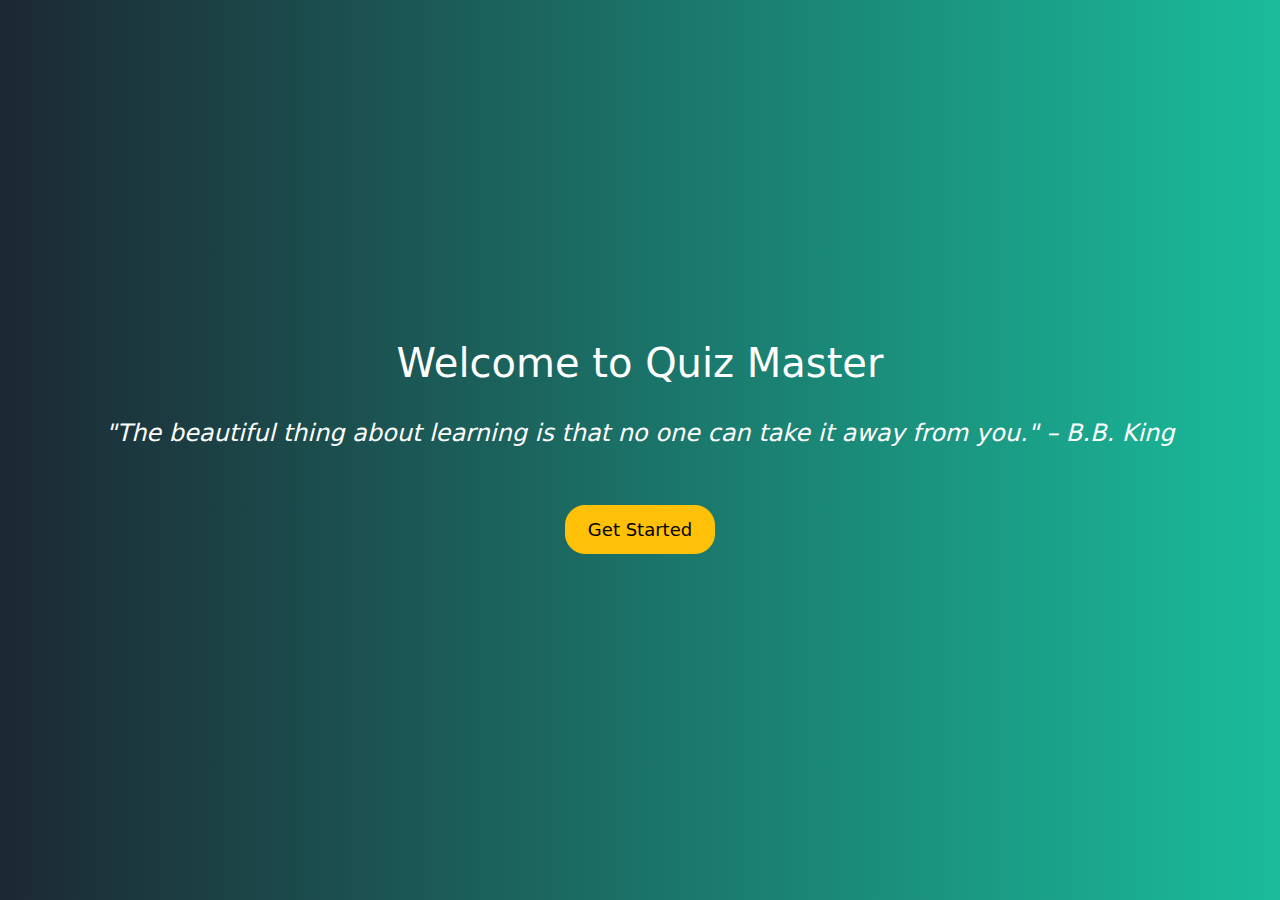
<file: templates/index.html>
<!DOCTYPE html>
<html lang="en">
<head>
    <meta charset="UTF-8">
    <meta name="viewport" content="width=device-width, initial-scale=1.0">
    <title>Quiz Master</title>
    <link rel="stylesheet" href="https://cdn.jsdelivr.net/npm/bootstrap@5.3.0/dist/css/bootstrap.min.css">
    <style>
        body {
            background: linear-gradient(to right, #1c2833, #1abc9c);
            color: white;
            text-align: center;
        }
        .container {
            height: 100vh;
            display: flex;
            justify-content: center;
            align-items: center;
            flex-direction: column;
        }
        .quote {
            font-size: 1.5rem;
            margin-top: 20px;
            font-style: italic;
        }
        .buttons {
            margin-top: 30px;
        }
        .btn-custom {
            width: 150px;
            padding: 10px;
            font-size: 18px;
            border-radius: 20px;
        }
    </style>
</head>
<body>
    <div class="container">
        <h1>Welcome to Quiz Master</h1>
        <p class="quote">"The beautiful thing about learning is that no one can take it away from you." – B.B. King</p>
        <div class="buttons">
            <a href="{{ url_for('auth') }}" class="btn btn-warning btn-custom m-2">Get Started</a>
        </div>
    </div>
</body>
</html>
</file>
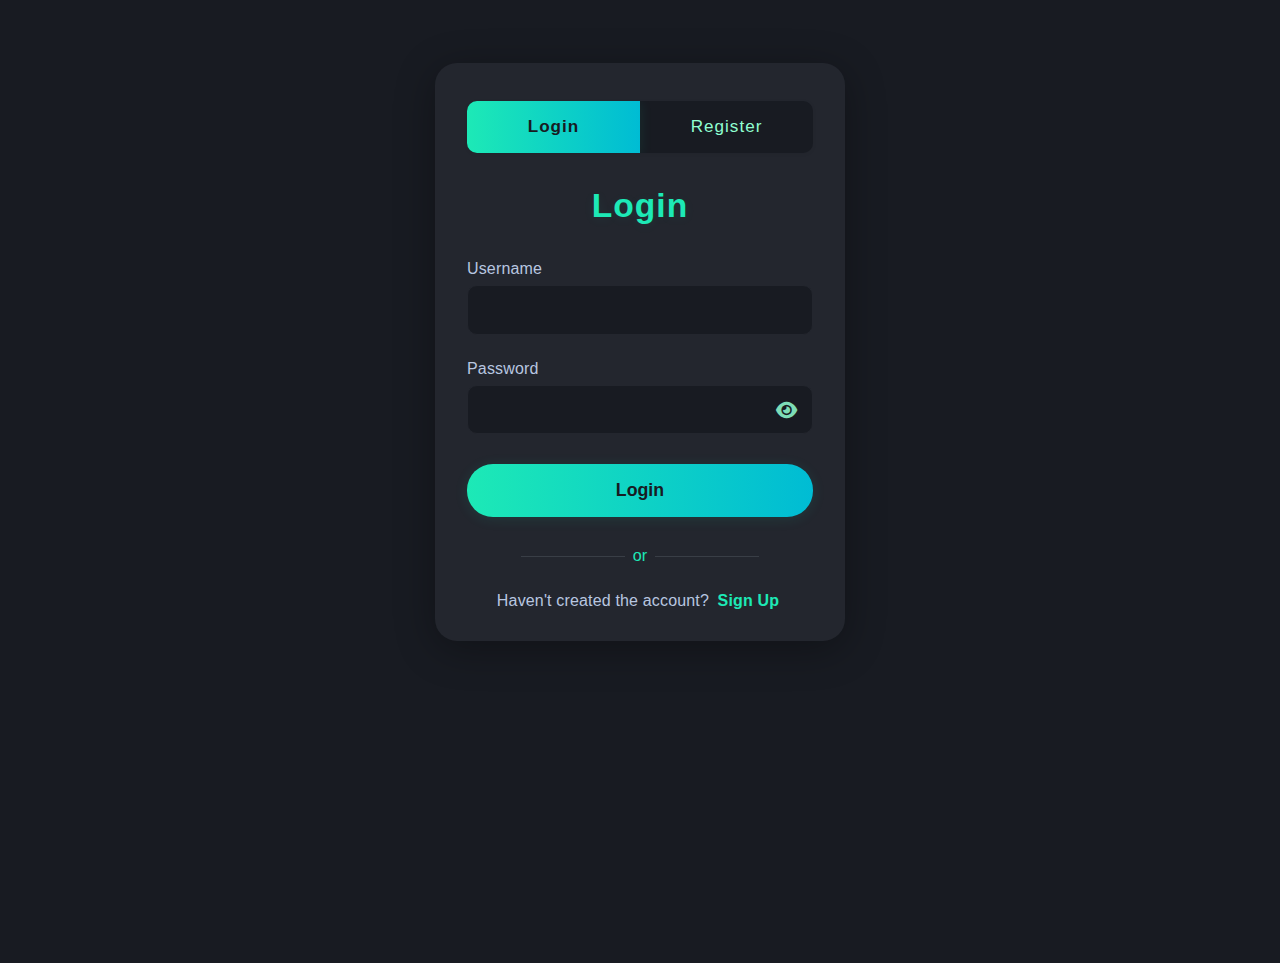
<file: templates/auth.html>
<!DOCTYPE html>
<html lang="en">
<head>
    <meta charset="UTF-8">
    <meta name="viewport" content="width=device-width, initial-scale=1.0">
    <title>Login/Register</title>
    <link rel="stylesheet" href="https://cdn.jsdelivr.net/npm/bootstrap@5.3.0/dist/css/bootstrap.min.css">
    <link rel="stylesheet" href="https://cdnjs.cloudflare.com/ajax/libs/font-awesome/6.0.0-beta3/css/all.min.css">
    <script src="https://accounts.google.com/gsi/client" async defer></script>
    <style>
        body {
            background: #181b22;
            color: #e0e6ed;
            min-height: 100vh;
            font-family: 'Poppins', 'Segoe UI', Arial, sans-serif;
            letter-spacing: 0.01em;
        }
        .auth-container {
            max-width: 410px;
            margin: 7vh auto 0 auto;
            padding: 38px 32px 28px 32px;
            background: #23262e;
            border-radius: 22px;
            box-shadow: 0 8px 40px 0 rgba(0,0,0,0.32);
            display: flex;
            flex-direction: column;
            align-items: center;
        }
        .tab-buttons {
            display: flex;
            width: 100%;
            margin-bottom: 28px;
            background: #181b22;
            border-radius: 10px;
            overflow: hidden;
            box-shadow: 0 1px 4px 0 rgba(0,0,0,0.06);
        }
        .tab-btn {
            flex: 1;
            text-align: center;
            padding: 13px 0;
            background: none;
            color: #8fffd1;
            font-weight: 500;
            font-size: 1.07rem;
            border: none;
            cursor: pointer;
            transition: 0.15s, color 0.15s;
            letter-spacing: 1px;
            outline: none;
        }
        .tab-btn.active {
            background: linear-gradient(90deg, #1de9b6 0%, #00bcd4 100%);
            color: #181b22;
            font-weight: 700;
            box-shadow: 0 2px 12px 0 rgba(30,233,182,0.10);
        }
        .auth-form {
            display: none;
            width: 100%;
        }
        .auth-form.active {
            display: block;
        }
        .form-label {
            color: #b8c6e0;
            font-size: 1rem;
            margin-bottom: 4px;
            font-weight: 500;
        }
        .form-control {
            background: #181b22;
            color: #e0e6ed;
            border: 1.5px solid #23262e;
            border-radius: 10px;
            padding: 11px 14px;
            font-size: 1.06rem;
            margin-bottom: 6px;
            transition: border-color 0.2s, box-shadow 0.2s;
        }
        .form-control:focus {
            border-color: #1de9b6;
            box-shadow: 0 0 0 1.5px #1de9b6;
        }
        .btn-custom {
            width: 100%;
            padding: 13px;
            font-size: 1.11rem;
            border-radius: 26px;
            background: linear-gradient(90deg, #1de9b6 0%, #00bcd4 100%);
            color: #181b22;
            font-weight: 700;
            border: none;
            margin-top: 8px;
            margin-bottom: 8px;
            box-shadow: 0 2px 14px 0 rgba(30,233,182,0.10);
            transition: 0.2s, color 0.2s, box-shadow 0.2s;
        }
        .btn-custom:hover, .btn-custom:focus {
            background: linear-gradient(90deg, #00bcd4 0%, #1de9b6 100%);
            color: #181b22;
            box-shadow: 0 4px 18px 0 rgba(30,233,182,0.18);
        }
        .form-error {
            color: #ff6b6b;
            font-size: 0.93rem;
            margin-top: 4px;
            margin-bottom: 2px;
            display: none;
        }
        .password-field {
            position: relative;
        }
        .password-toggle {
            position: absolute;
            right: 16px;
            top: 70%;
            transform: translateY(-50%);
            cursor: pointer;
            color: #8fffd1;
            font-size: 1.18rem;
            z-index: 2;
            opacity: 0.85;
            transition: color 0.2s, opacity 0.2s;
        }
        .password-toggle:hover {
            color: #1de9b6;
            opacity: 1;
        }
        .auth-title {
            text-align: center;
            font-weight: 800;
            font-size: 2.1rem;
            letter-spacing: 1px;
            margin-bottom: 26px;
            color: #1de9b6;
            text-shadow: 0 2px 12px rgba(30,233,182,0.07);
        }
        .form-group {
            margin-bottom: 22px;
        }
        .switch-link {
            display: block;
            text-align: center;
            margin-top: 8px;
            font-size: 1rem;
            color: #b8c6e0;
        }
        .switch-link .link-action {
            color: #1de9b6;
            cursor: pointer;
            font-weight: 600;
            text-decoration: none;
            margin-left: 4px;
            margin-right: 4px;
            transition: color 0.2s;
        }
        .switch-link .link-action:hover {
            color: #1de9b6;
            text-decoration: underline;
        }
        .google-login-separator {
            text-align: center;
            color: #1de9b6;
            margin: 18px 0 14px 0;
            font-size: 1.01rem;
            position: relative;
        }
        .google-login-separator:before,
        .google-login-separator:after {
            content: "";
            display: inline-block;
            width: 30%;
            height: 1px;
            background: #393e46;
            vertical-align: middle;
            margin: 0 8px;
        }
        .google-btn-wrap {
            display: flex;
            justify-content: center;
            margin-bottom: 4px;
        }
        .g_id_signin {
            width: 100% !important;
            min-width: 220px;
        }
        @media (max-width: 540px) {
            .auth-container {
                max-width: 98vw;
                padding: 18px 4vw 18px 4vw;
            }
        }
    </style>
</head>
<body>
    <div class="container">
        <div class="auth-container">
            <div class="tab-buttons">
                <button class="tab-btn active" onclick="showForm(event, 'login')">Login</button>
                <button class="tab-btn" onclick="showForm(event, 'register')">Register</button>
            </div>
            <form id="login-form" class="auth-form active" onsubmit="return validateLogin()">
                <div class="auth-title">Login</div>
                <div class="form-group">
                    <label for="login-username" class="form-label">Username</label>
                    <input type="text" class="form-control" id="login-username" name="username" autocomplete="username" required>
                    <div class="form-error" id="login-username-error"></div>
                </div>
                <div class="form-group password-field">
                    <label for="login-password" class="form-label">Password</label>
                    <input type="password" class="form-control" id="login-password" name="password" autocomplete="current-password" required>
                    <span class="password-toggle" onclick="togglePassword('login-password')">
                        <i class="fas fa-eye" id="login-password-eye"></i>
                    </span>
                    <div class="form-error" id="login-password-error"></div>
                </div>
                <div class="form-error mb-3" id="login-error"></div>
                <button type="submit" class="btn btn-custom">Login</button>
                <div class="google-login-separator">or</div>
                <div class="google-btn-wrap">
                    <div id="g_id_onload"
                         data-client_id="YOUR_GOOGLE_CLIENT_ID"
                         data-context="signin"
                         data-ux_mode="popup"
                         data-callback="handleGoogleLogin"
                         data-auto_prompt="false"></div>
                    <div class="g_id_signin"
                         data-type="standard"
                         data-shape="pill"
                         data-theme="filled_blue"
                         data-text="signin_with"
                         data-size="large"
                         data-logo_alignment="left"></div>
                </div>
                <div class="switch-link">
                    Haven't created the account?
                    <span class="link-action" onclick="switchToRegister()">Sign Up</span>
                </div>
            </form>
            <form id="register-form" class="auth-form" onsubmit="return validateRegister()">
                <div class="auth-title">Register</div>
                <div class="form-group">
                    <label for="register-username" class="form-label">Username</label>
                    <input type="text" class="form-control" id="register-username" name="username" autocomplete="username" required>
                    <div class="form-error" id="register-username-error"></div>
                </div>
                <div class="form-group password-field">
                    <label for="register-password" class="form-label">Password</label>
                    <input type="password" class="form-control" id="register-password" name="password" autocomplete="new-password" required>
                    <span class="password-toggle" onclick="togglePassword('register-password')">
                        <i class="fas fa-eye" id="register-password-eye"></i>
                    </span>
                    <div class="form-error" id="register-password-error"></div>
                </div>
                <div class="form-error mb-3" id="register-error"></div>
                <button type="submit" class="btn btn-custom">Register</button>
                <div class="google-login-separator">or</div>
                <div class="google-btn-wrap">
                    <div id="g_id_onload_register"
                         data-client_id="YOUR_GOOGLE_CLIENT_ID"
                         data-context="signup"
                         data-ux_mode="popup"
                         data-callback="handleGoogleLogin"
                         data-auto_prompt="false"></div>
                    <div class="g_id_signin"
                         data-type="standard"
                         data-shape="pill"
                         data-theme="filled_blue"
                         data-text="signup_with"
                         data-size="large"
                         data-logo_alignment="left"></div>
                </div>
                <div class="switch-link">
                    Already registered?
                    <span class="link-action" onclick="switchToLogin()">Login</span>
                </div>
            </form>
        </div>
    </div>
    <script>
        function showForm(event, formType) {
            document.querySelectorAll('.auth-form').forEach(form => {
                form.classList.remove('active');
            });
            document.getElementById(formType + '-form').classList.add('active');
            document.querySelectorAll('.tab-btn').forEach(btn => {
                btn.classList.remove('active');
            });
            if (event && event.target) event.target.classList.add('active');
            document.querySelectorAll('.form-error').forEach(error => {
                error.style.display = 'none';
                error.textContent = '';
            });
        }
        function switchToRegister() {
            document.querySelectorAll('.auth-form').forEach(form => form.classList.remove('active'));
            document.getElementById('register-form').classList.add('active');
            document.querySelectorAll('.tab-btn').forEach(btn => btn.classList.remove('active'));
            document.querySelectorAll('.tab-btn')[1].classList.add('active');
            document.querySelectorAll('.form-error').forEach(error => {
                error.style.display = 'none';
                error.textContent = '';
            });
        }
        function switchToLogin() {
            document.querySelectorAll('.auth-form').forEach(form => form.classList.remove('active'));
            document.getElementById('login-form').classList.add('active');
            document.querySelectorAll('.tab-btn').forEach(btn => btn.classList.remove('active'));
            document.querySelectorAll('.tab-btn')[0].classList.add('active');
            document.querySelectorAll('.form-error').forEach(error => {
                error.style.display = 'none';
                error.textContent = '';
            });
        }
        function togglePassword(inputId) {
            const passwordInput = document.getElementById(inputId);
            const eyeIcon = document.getElementById(inputId + '-eye');
            if (passwordInput.type === 'password') {
                passwordInput.type = 'text';
                eyeIcon.classList.remove('fa-eye');
                eyeIcon.classList.add('fa-eye-slash');
            } else {
                passwordInput.type = 'password';
                eyeIcon.classList.remove('fa-eye-slash');
                eyeIcon.classList.add('fa-eye');
            }
        }
        function validateLogin() {
            const username = document.getElementById('login-username').value;
            const password = document.getElementById('login-password').value;
            document.querySelectorAll('#login-form .form-error').forEach(error => {
                error.style.display = 'none';
                error.textContent = '';
            });
            fetch('/login', {method: 'POST', headers: {'Content-Type': 'application/x-www-form-urlencoded',},body: `username=${encodeURIComponent(username)}&password=${encodeURIComponent(password)}`})
            .then(response => {
                if (response.redirected) {
                    window.location.href = response.url;
                } else {
                    return response.text();
                }})
            .then(data => {
                if (data && data.includes("Invalid credentials")) {
                    const errorMsg = document.getElementById('login-error');
                    errorMsg.textContent = "Invalid username or password";
                    errorMsg.style.display = 'block';
                }})
            .catch(error => {
                console.error('Error:', error);});
            return false; 
        }
        function validateRegister() {
            const username = document.getElementById('register-username').value;
            const password = document.getElementById('register-password').value;
            document.querySelectorAll('#register-form .form-error').forEach(error => {
                error.style.display = 'none';
                error.textContent = '';
            });
            fetch('/register', {method: 'POST', headers: {'Content-Type': 'application/x-www-form-urlencoded',}, body: `username=${encodeURIComponent(username)}&password=${encodeURIComponent(password)}`})
            .then(response => {
                if (response.redirected) {
                    window.location.href = response.url;
                } else {
                    return response.text();
                }})
            .then(data => {
                if (data && data.includes("User already exists")) {
                    const errorMsg = document.getElementById('register-error');
                    errorMsg.textContent = "Username already taken. Please choose another.";
                    errorMsg.style.display = 'block';
                }})
            .catch(error => {
                console.error('Error:', error);});
            return false; 
        }
        function handleGoogleLogin(response) {
            fetch('/google_login', {
                method: 'POST',
                headers: { 'Content-Type': 'application/json' },
                body: JSON.stringify({ credential: response.credential })
            })
            .then(res => res.json())
            .then(data => {
                if (data.success) {
                    window.location.href = data.redirect_url || '/user_dashboard';
                } else {
                    alert(data.message || "Google login failed.");
                }
            })
            .catch(err => {
                alert("Google login error: " + err);
            });
        }
    </script>
</body>
</html>
</file>
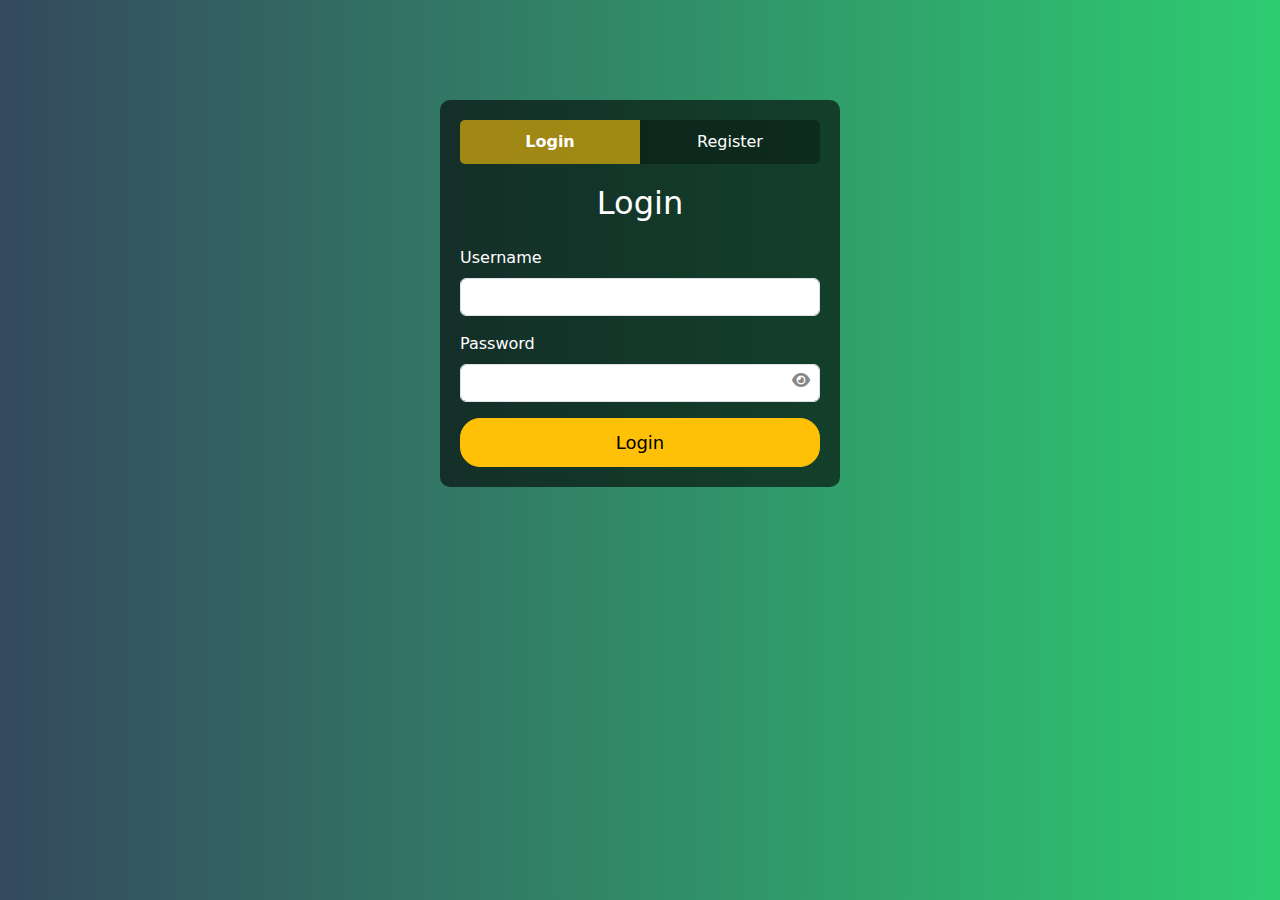
<file: templates/file1.html>
<!DOCTYPE html>
<html lang="en">
<head>
    <meta charset="UTF-8">
    <meta name="viewport" content="width=device-width, initial-scale=1.0">
    <title>Quiz Master - Login/Register</title>
    <link rel="stylesheet" href="https://cdn.jsdelivr.net/npm/bootstrap@5.3.0/dist/css/bootstrap.min.css">
    <link rel="stylesheet" href="https://cdnjs.cloudflare.com/ajax/libs/font-awesome/6.0.0-beta3/css/all.min.css">
    <style>
        body {
            background: linear-gradient(to right, #34495e, #2ecc71);
            color: white;
        }
        .auth-container {
            max-width: 400px;
            margin: auto;
            margin-top: 100px;
            padding: 20px;
            background-color: rgba(0, 0, 0, 0.6);
            border-radius: 10px;
        }
        .btn-custom {
            width: 100%;
            padding: 10px;
            font-size: 18px;
            border-radius: 20px;
        }
        .auth-form {
            display: none;
        }
        .auth-form.active {
            display: block;
        }
        .tab-buttons {
            display: flex;
            margin-bottom: 20px;
        }
        .tab-btn {
            flex: 1;
            text-align: center;
            padding: 10px;
            background-color: rgba(0, 0, 0, 0.3);
            color: white;
            cursor: pointer;
            border: none;
        }
        .tab-btn.active {
            background-color: rgba(255, 193, 7, 0.6);
            font-weight: bold;
        }
        .tab-btn:first-child {
            border-top-left-radius: 5px;
            border-bottom-left-radius: 5px;
        }
        .tab-btn:last-child {
            border-top-right-radius: 5px;
            border-bottom-right-radius: 5px;
        }
        .form-error {
            color: #ff6b6b;
            font-size: 0.9rem;
            margin-top: 5px;
            display: none;
        }
        .password-field {
            position: relative;
        }
        .password-toggle {
            position: absolute;
            right: 10px;
            top: 70%;
            transform: translateY(-50%);
            cursor: pointer;
            color: #888;
        }
    </style>
</head>
<body>
    <div class="container">
        <div class="auth-container">
            <div class="tab-buttons">
                <button class="tab-btn active" onclick="showForm('login')">Login</button>
                <button class="tab-btn" onclick="showForm('register')">Register</button>
            </div>

            <form id="login-form" class="auth-form active" onsubmit="return validateLogin()">
                <h2 class="text-center mb-4">Login</h2>
                <div class="mb-3">
                    <label for="login-username" class="form-label">Username</label>
                    <input type="text" class="form-control" id="login-username" name="username" required>
                    <div class="form-error" id="login-username-error"></div>
                </div>
                <div class="mb-3 password-field">
                    <label for="login-password" class="form-label">Password</label>
                    <input type="password" class="form-control" id="login-password" name="password" required>
                    <span class="password-toggle" onclick="togglePassword('login-password')">
                        <i class="fas fa-eye" id="login-password-eye"></i>
                    </span>
                    <div class="form-error" id="login-password-error"></div>
                </div>
                <div class="form-error mb-3" id="login-error"></div>
                <button type="submit" class="btn btn-warning btn-custom">Login</button>
            </form>

            <form id="register-form" class="auth-form" onsubmit="return validateRegister()">
                <h2 class="text-center mb-4">Register</h2>
                <div class="mb-3">
                    <label for="register-username" class="form-label">Username</label>
                    <input type="text" class="form-control" id="register-username" name="username" required>
                    <div class="form-error" id="register-username-error"></div>
                </div>
                <div class="mb-3 password-field" style="position: relative; display: flex; align-items: center;">
                    <label for="register-password" class="form-label">Password</label>
                    <input type="password" class="form-control" id="register-password" name="password" required>
                    <span class="password-toggle" onclick="togglePassword('register-password')">
                        <i class="fas fa-eye" id="register-password-eye"></i>
                    </span>
                    <div class="form-error" id="register-password-error"></div>
                </div>
                <div class="form-error mb-3" id="register-error"></div>
                <button type="submit" class="btn btn-warning btn-custom">Register</button>
            </form>
        </div>
    </div>

    <script>
        function showForm(formType) {  
            document.querySelectorAll('.auth-form').forEach(form => {
                form.classList.remove('active');
            });

            document.getElementById(formType + '-form').classList.add('active');

            document.querySelectorAll('.tab-btn').forEach(btn => {
                btn.classList.remove('active');
            });

            event.target.classList.add('active');

            document.querySelectorAll('.form-error').forEach(error => {
                error.style.display = 'none';
                error.textContent = '';
            });
        }
        
        function togglePassword(inputId) {
            const passwordInput = document.getElementById(inputId);
            const eyeIcon = document.getElementById(inputId + '-eye');
            
            if (passwordInput.type === 'password') {
                passwordInput.type = 'text';
                eyeIcon.classList.remove('fa-eye');
                eyeIcon.classList.add('fa-eye-slash');
            } else {
                passwordInput.type = 'password';
                eyeIcon.classList.remove('fa-eye-slash');
                eyeIcon.classList.add('fa-eye');
            }
        }
        
        function validateLogin() {
            const username = document.getElementById('login-username').value;
            const password = document.getElementById('login-password').value;

            document.querySelectorAll('#login-form .form-error').forEach(error => {
                error.style.display = 'none';
                error.textContent = '';
            });

            fetch('/login', {
                method: 'POST',
                headers: {
                    'Content-Type': 'application/x-www-form-urlencoded',
                },
                body: `username=${encodeURIComponent(username)}&password=${encodeURIComponent(password)}`
            })
            .then(response => {
                if (response.redirected) {
                    window.location.href = response.url;
                } else {
                    return response.text();
                }
            })
            .then(data => {
                if (data && data.includes("Invalid credentials")) {
                    const errorMsg = document.getElementById('login-error');
                    errorMsg.textContent = "Invalid username or password";
                    errorMsg.style.display = 'block';
                }
            })
            .catch(error => {
                console.error('Error:', error);
            });
            
            return false; 
        }
        
        function validateRegister() {
            const username = document.getElementById('register-username').value;
            const password = document.getElementById('register-password').value;

            document.querySelectorAll('#register-form .form-error').forEach(error => {
                error.style.display = 'none';
                error.textContent = '';
            });

            fetch('/register', {
                method: 'POST',
                headers: {
                    'Content-Type': 'application/x-www-form-urlencoded',
                },
                body: `username=${encodeURIComponent(username)}&password=${encodeURIComponent(password)}`
            })
            .then(response => {
                if (response.redirected) {
                    window.location.href = response.url;
                } else {
                    return response.text();
                }
            })
            .then(data => {
                if (data && data.includes("User already exists")) {
                    const errorMsg = document.getElementById('register-error');
                    errorMsg.textContent = "Username already taken. Please choose another.";
                    errorMsg.style.display = 'block';
                }
            })
            .catch(error => {
                console.error('Error:', error);
            });
            
            return false; 
        }
    </script>
</body>
</html>
</file>
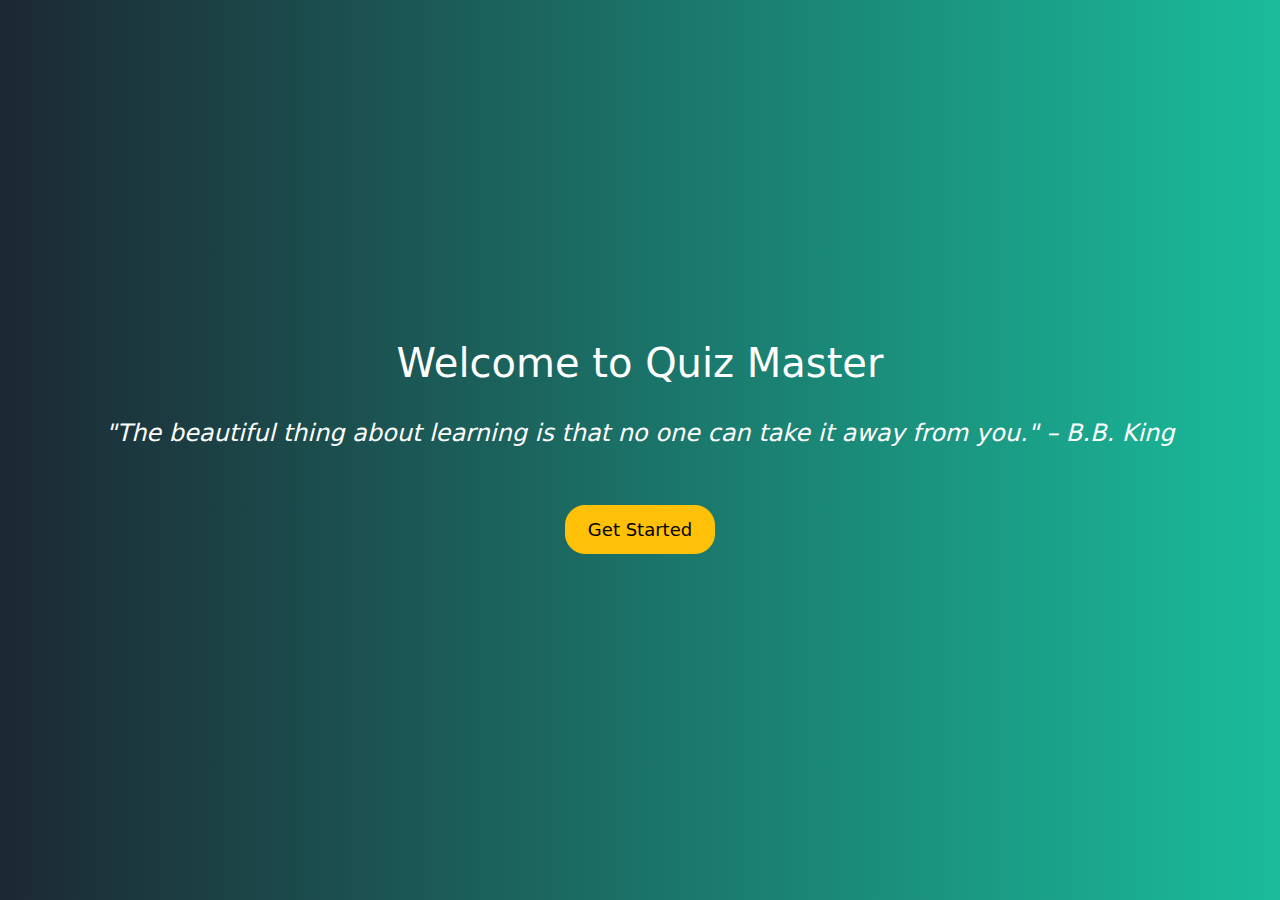
<file: templates/file2.html>
<!DOCTYPE html>
<html lang="en">
<head>
    <meta charset="UTF-8">
    <meta name="viewport" content="width=device-width, initial-scale=1.0">
    <title>Quiz Master</title>
    <link rel="stylesheet" href="https://cdn.jsdelivr.net/npm/bootstrap@5.3.0/dist/css/bootstrap.min.css">
    <style>
        body {
            background: linear-gradient(to right, #1c2833, #1abc9c);
            color: white;
            text-align: center;
        }
        .container {
            height: 100vh;
            display: flex;
            justify-content: center;
            align-items: center;
            flex-direction: column;
        }
        .quote {
            font-size: 1.5rem;
            margin-top: 20px;
            font-style: italic;
        }
        .buttons {
            margin-top: 30px;
        }
        .btn-custom {
            width: 150px;
            padding: 10px;
            font-size: 18px;
            border-radius: 20px;
        }
    </style>
</head>
<body>
    <div class="container">
        <h1>Welcome to Quiz Master</h1>
        <p class="quote">"The beautiful thing about learning is that no one can take it away from you." – B.B. King</p>
        
        <div class="buttons">
            <a href="{{ url_for('auth') }}" class="btn btn-warning btn-custom m-2">Get Started</a>
        </div>
    </div>
</body>
</html>
</file>
